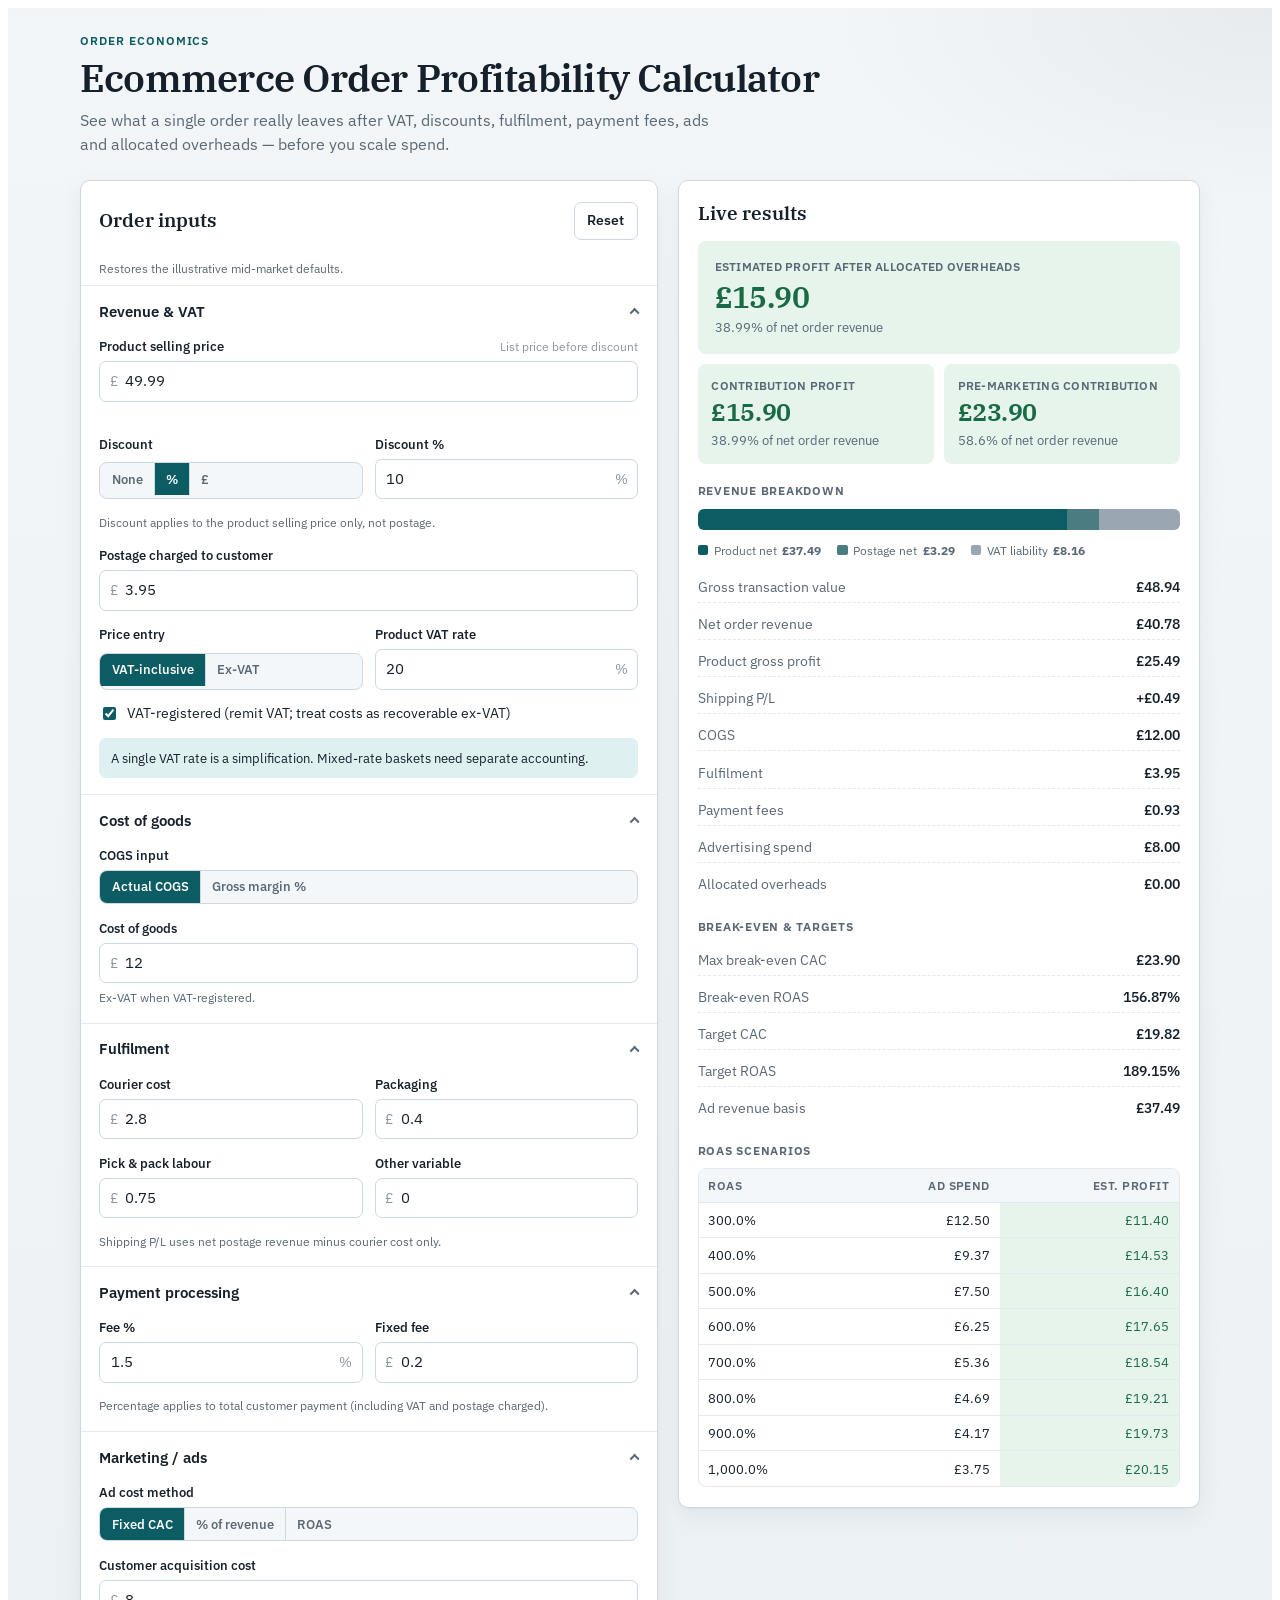
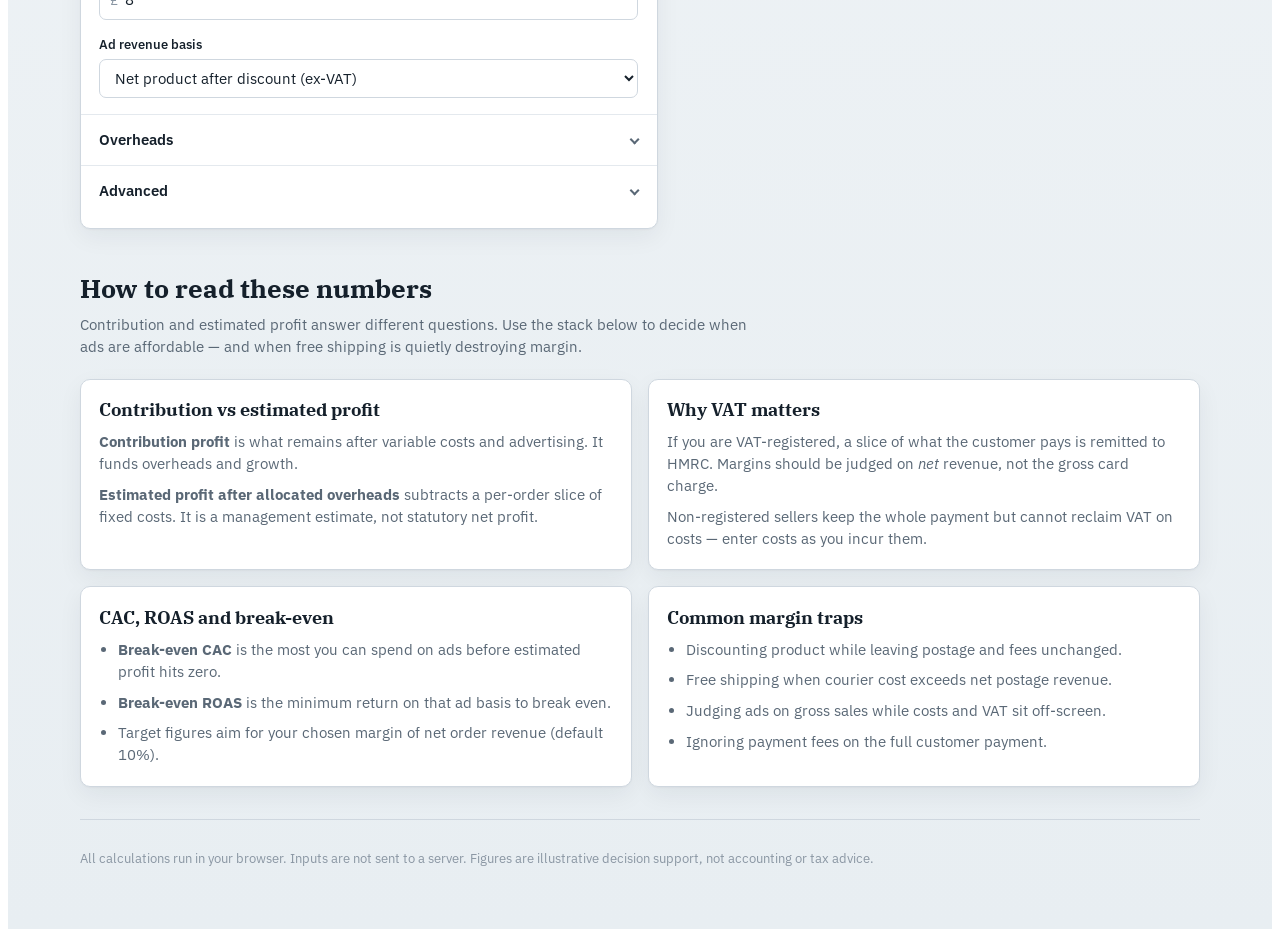
<file: index.html>
<!DOCTYPE html>
<html lang="en-GB">
<head>
  <meta charset="utf-8">
  <meta name="viewport" content="width=device-width, initial-scale=1">
  <meta name="description" content="Calculate contribution profit, estimated profit after overheads, break-even CAC and ROAS for a single ecommerce order. UK English, GBP.">
  <title>Ecommerce Order Profitability Calculator</title>
  <link rel="preconnect" href="https://fonts.googleapis.com">
  <link rel="preconnect" href="https://fonts.gstatic.com" crossorigin>
  <link href="https://fonts.googleapis.com/css2?family=IBM+Plex+Mono:wght@400;500&family=IBM+Plex+Sans:wght@400;500;600&family=IBM+Plex+Serif:wght@500;600&display=swap" rel="stylesheet">
  <link rel="stylesheet" href="css/calculator.css">
</head>
<body>
  <div class="eopc" id="eopc-root">
    <div class="eopc-shell">
      <header class="eopc-brand">
        <p class="eopc-brand__eyebrow">Order economics</p>
        <h1 class="eopc-brand__title">Ecommerce Order Profitability Calculator</h1>
        <p class="eopc-brand__lede">
          See what a single order really leaves after VAT, discounts, fulfilment, payment fees, ads and allocated overheads — before you scale spend.
        </p>
      </header>

      <div class="eopc-layout">
        <form class="eopc-panel eopc-panel--inputs" id="eopc-form" novalidate>
          <div class="eopc-panel__head" style="padding: 1rem 1.15rem 0.35rem;">
            <h2 class="eopc-panel__title">Order inputs</h2>
            <div class="eopc-actions">
              <button type="button" class="eopc-btn" id="eopc-reset" aria-describedby="eopc-reset-help">Reset</button>
            </div>
          </div>
          <p id="eopc-reset-help" class="eopc-help" style="padding: 0 1.15rem 0.5rem;">Restores the illustrative mid-market defaults.</p>

          <details class="eopc-details" open>
            <summary>Revenue &amp; VAT</summary>
            <div class="eopc-details__body">
              <div class="eopc-field">
                <div class="eopc-label-row">
                  <label class="eopc-label" for="sellingPrice">Product selling price</label>
                  <span class="eopc-hint" id="sellingPrice-hint">List price before discount</span>
                </div>
                <div class="eopc-input-wrap eopc-input-wrap--prefix">
                  <span class="eopc-affix eopc-affix--prefix" aria-hidden="true">£</span>
                  <input class="eopc-input" type="number" inputmode="decimal" step="0.01" min="0" id="sellingPrice" name="sellingPrice" aria-describedby="sellingPrice-hint">
                </div>
                <p class="eopc-error" id="sellingPrice-error" role="alert"></p>
              </div>

              <div class="eopc-row">
                <div class="eopc-field">
                  <span class="eopc-label" id="discount-label">Discount</span>
                  <div class="eopc-seg" role="group" aria-labelledby="discount-label">
                    <label><input type="radio" name="discountMode" value="none"><span>None</span></label>
                    <label><input type="radio" name="discountMode" value="percent"><span>%</span></label>
                    <label><input type="radio" name="discountMode" value="amount"><span>£</span></label>
                  </div>
                </div>
                <div class="eopc-field eopc-mode-panel" data-show-when="discountMode:percent" id="discountPercent-panel">
                  <label class="eopc-label" for="discountPercent">Discount %</label>
                  <div class="eopc-input-wrap eopc-input-wrap--suffix">
                    <input class="eopc-input" type="number" inputmode="decimal" step="0.01" min="0" max="100" id="discountPercent" name="discountPercent">
                    <span class="eopc-affix eopc-affix--suffix" aria-hidden="true">%</span>
                  </div>
                </div>
                <div class="eopc-field eopc-mode-panel" data-show-when="discountMode:amount" id="discountAmount-panel" hidden>
                  <label class="eopc-label" for="discountAmount">Discount amount</label>
                  <div class="eopc-input-wrap eopc-input-wrap--prefix">
                    <span class="eopc-affix eopc-affix--prefix" aria-hidden="true">£</span>
                    <input class="eopc-input" type="number" inputmode="decimal" step="0.01" min="0" id="discountAmount" name="discountAmount">
                  </div>
                </div>
              </div>
              <p class="eopc-help">Discount applies to the product selling price only, not postage.</p>

              <div class="eopc-field">
                <label class="eopc-label" for="postageCharged">Postage charged to customer</label>
                <div class="eopc-input-wrap eopc-input-wrap--prefix">
                  <span class="eopc-affix eopc-affix--prefix" aria-hidden="true">£</span>
                  <input class="eopc-input" type="number" inputmode="decimal" step="0.01" min="0" id="postageCharged" name="postageCharged">
                </div>
              </div>

              <div class="eopc-row">
                <div class="eopc-field">
                  <span class="eopc-label" id="price-vat-label">Price entry</span>
                  <div class="eopc-seg" role="group" aria-labelledby="price-vat-label">
                    <label><input type="radio" name="pricesIncludeVat" value="true"><span>VAT-inclusive</span></label>
                    <label><input type="radio" name="pricesIncludeVat" value="false"><span>Ex-VAT</span></label>
                  </div>
                </div>
                <div class="eopc-field">
                  <label class="eopc-label" for="productVatRate">Product VAT rate</label>
                  <div class="eopc-input-wrap eopc-input-wrap--suffix">
                    <input class="eopc-input" type="number" inputmode="decimal" step="0.01" min="0" max="100" id="productVatRate" name="productVatRate">
                    <span class="eopc-affix eopc-affix--suffix" aria-hidden="true">%</span>
                  </div>
                </div>
              </div>

              <label class="eopc-check">
                <input type="checkbox" id="vatRegistered" name="vatRegistered">
                <span>VAT-registered (remit VAT; treat costs as recoverable ex-VAT)</span>
              </label>
              <p class="eopc-note">A single VAT rate is a simplification. Mixed-rate baskets need separate accounting.</p>
            </div>
          </details>

          <details class="eopc-details" open>
            <summary>Cost of goods</summary>
            <div class="eopc-details__body">
              <div class="eopc-field">
                <span class="eopc-label" id="cogs-mode-label">COGS input</span>
                <div class="eopc-seg" role="group" aria-labelledby="cogs-mode-label">
                  <label><input type="radio" name="cogsMode" value="actual"><span>Actual COGS</span></label>
                  <label><input type="radio" name="cogsMode" value="margin"><span>Gross margin %</span></label>
                </div>
              </div>
              <div class="eopc-field eopc-mode-panel" data-show-when="cogsMode:actual">
                <label class="eopc-label" for="cogs">Cost of goods</label>
                <div class="eopc-input-wrap eopc-input-wrap--prefix">
                  <span class="eopc-affix eopc-affix--prefix" aria-hidden="true">£</span>
                  <input class="eopc-input" type="number" inputmode="decimal" step="0.01" min="0" id="cogs" name="cogs" aria-describedby="cogs-help">
                </div>
                <p class="eopc-help" id="cogs-help">Ex-VAT when VAT-registered.</p>
              </div>
              <div class="eopc-field eopc-mode-panel" data-show-when="cogsMode:margin" hidden>
                <label class="eopc-label" for="grossMarginPercent">Gross margin %</label>
                <div class="eopc-input-wrap eopc-input-wrap--suffix">
                  <input class="eopc-input" type="number" inputmode="decimal" step="0.01" min="0" max="100" id="grossMarginPercent" name="grossMarginPercent" aria-describedby="margin-help">
                  <span class="eopc-affix eopc-affix--suffix" aria-hidden="true">%</span>
                </div>
                <p class="eopc-help" id="margin-help">Applied to pre-discount ex-VAT product revenue (list margin, not post-discount).</p>
              </div>
            </div>
          </details>

          <details class="eopc-details" open>
            <summary>Fulfilment</summary>
            <div class="eopc-details__body">
              <div class="eopc-row">
                <div class="eopc-field">
                  <label class="eopc-label" for="courierCost">Courier cost</label>
                  <div class="eopc-input-wrap eopc-input-wrap--prefix">
                    <span class="eopc-affix eopc-affix--prefix" aria-hidden="true">£</span>
                    <input class="eopc-input" type="number" inputmode="decimal" step="0.01" min="0" id="courierCost" name="courierCost">
                  </div>
                </div>
                <div class="eopc-field">
                  <label class="eopc-label" for="packagingCost">Packaging</label>
                  <div class="eopc-input-wrap eopc-input-wrap--prefix">
                    <span class="eopc-affix eopc-affix--prefix" aria-hidden="true">£</span>
                    <input class="eopc-input" type="number" inputmode="decimal" step="0.01" min="0" id="packagingCost" name="packagingCost">
                  </div>
                </div>
              </div>
              <div class="eopc-row">
                <div class="eopc-field">
                  <label class="eopc-label" for="pickPackCost">Pick &amp; pack labour</label>
                  <div class="eopc-input-wrap eopc-input-wrap--prefix">
                    <span class="eopc-affix eopc-affix--prefix" aria-hidden="true">£</span>
                    <input class="eopc-input" type="number" inputmode="decimal" step="0.01" min="0" id="pickPackCost" name="pickPackCost">
                  </div>
                </div>
                <div class="eopc-field">
                  <label class="eopc-label" for="otherVariableCost">Other variable</label>
                  <div class="eopc-input-wrap eopc-input-wrap--prefix">
                    <span class="eopc-affix eopc-affix--prefix" aria-hidden="true">£</span>
                    <input class="eopc-input" type="number" inputmode="decimal" step="0.01" min="0" id="otherVariableCost" name="otherVariableCost">
                  </div>
                </div>
              </div>
              <p class="eopc-help">Shipping P/L uses net postage revenue minus courier cost only.</p>
            </div>
          </details>

          <details class="eopc-details" open>
            <summary>Payment processing</summary>
            <div class="eopc-details__body">
              <div class="eopc-row">
                <div class="eopc-field">
                  <label class="eopc-label" for="paymentFeePercent">Fee %</label>
                  <div class="eopc-input-wrap eopc-input-wrap--suffix">
                    <input class="eopc-input" type="number" inputmode="decimal" step="0.01" min="0" id="paymentFeePercent" name="paymentFeePercent" aria-describedby="payment-help">
                    <span class="eopc-affix eopc-affix--suffix" aria-hidden="true">%</span>
                  </div>
                </div>
                <div class="eopc-field">
                  <label class="eopc-label" for="paymentFeeFixed">Fixed fee</label>
                  <div class="eopc-input-wrap eopc-input-wrap--prefix">
                    <span class="eopc-affix eopc-affix--prefix" aria-hidden="true">£</span>
                    <input class="eopc-input" type="number" inputmode="decimal" step="0.01" min="0" id="paymentFeeFixed" name="paymentFeeFixed">
                  </div>
                </div>
              </div>
              <p class="eopc-help" id="payment-help">Percentage applies to total customer payment (including VAT and postage charged).</p>
            </div>
          </details>

          <details class="eopc-details" open>
            <summary>Marketing / ads</summary>
            <div class="eopc-details__body">
              <div class="eopc-field">
                <span class="eopc-label" id="ads-mode-label">Ad cost method</span>
                <div class="eopc-seg" role="group" aria-labelledby="ads-mode-label">
                  <label><input type="radio" name="adsMode" value="cac"><span>Fixed CAC</span></label>
                  <label><input type="radio" name="adsMode" value="percent"><span>% of revenue</span></label>
                  <label><input type="radio" name="adsMode" value="roas"><span>ROAS</span></label>
                </div>
              </div>

              <div class="eopc-field eopc-mode-panel" data-show-when="adsMode:cac">
                <label class="eopc-label" for="cac">Customer acquisition cost</label>
                <div class="eopc-input-wrap eopc-input-wrap--prefix">
                  <span class="eopc-affix eopc-affix--prefix" aria-hidden="true">£</span>
                  <input class="eopc-input" type="number" inputmode="decimal" step="0.01" min="0" id="cac" name="cac">
                </div>
              </div>
              <div class="eopc-field eopc-mode-panel" data-show-when="adsMode:percent" hidden>
                <label class="eopc-label" for="adsPercent">Ads as % of revenue basis</label>
                <div class="eopc-input-wrap eopc-input-wrap--suffix">
                  <input class="eopc-input" type="number" inputmode="decimal" step="0.01" min="0" id="adsPercent" name="adsPercent">
                  <span class="eopc-affix eopc-affix--suffix" aria-hidden="true">%</span>
                </div>
              </div>
              <div class="eopc-field eopc-mode-panel" data-show-when="adsMode:roas" hidden>
                <label class="eopc-label" for="roas">ROAS</label>
                <div class="eopc-input-wrap eopc-input-wrap--suffix">
                  <input class="eopc-input" type="number" inputmode="decimal" step="1" min="0" id="roas" name="roas" aria-describedby="roas-help">
                  <span class="eopc-affix eopc-affix--suffix" aria-hidden="true">%</span>
                </div>
                <p class="eopc-help" id="roas-help">Enter 400 for 400% (4× return on ad spend).</p>
              </div>

              <div class="eopc-field">
                <label class="eopc-label" for="adBasis">Ad revenue basis</label>
                <select class="eopc-select" id="adBasis" name="adBasis">
                  <option value="netProduct">Net product after discount (ex-VAT)</option>
                  <option value="netOrder">Net order revenue (ex-VAT)</option>
                  <option value="grossProduct">Gross product (customer payment)</option>
                  <option value="grossOrder">Gross transaction value</option>
                </select>
              </div>
            </div>
          </details>

          <details class="eopc-details">
            <summary>Overheads</summary>
            <div class="eopc-details__body">
              <div class="eopc-field">
                <label class="eopc-label" for="overheadPerOrder">Allocated overhead per order</label>
                <div class="eopc-input-wrap eopc-input-wrap--prefix">
                  <span class="eopc-affix eopc-affix--prefix" aria-hidden="true">£</span>
                  <input class="eopc-input" type="number" inputmode="decimal" step="0.01" min="0" id="overheadPerOrder" name="overheadPerOrder" aria-describedby="oh-help">
                </div>
                <p class="eopc-help" id="oh-help">Optional fixed allocation. Estimated profit is not statutory net profit.</p>
              </div>
              <div class="eopc-field">
                <label class="eopc-label" for="targetMarginPercent">Target profit margin</label>
                <div class="eopc-input-wrap eopc-input-wrap--suffix">
                  <input class="eopc-input" type="number" inputmode="decimal" step="0.1" min="0" max="100" id="targetMarginPercent" name="targetMarginPercent" aria-describedby="target-help">
                  <span class="eopc-affix eopc-affix--suffix" aria-hidden="true">%</span>
                </div>
                <p class="eopc-help" id="target-help">Of net order revenue — used for target CAC / ROAS.</p>
              </div>
            </div>
          </details>

          <details class="eopc-details">
            <summary>Advanced</summary>
            <div class="eopc-details__body">
              <div class="eopc-field">
                <label class="eopc-label" for="deliveryVatRate">Delivery VAT rate</label>
                <div class="eopc-input-wrap eopc-input-wrap--suffix">
                  <input class="eopc-input" type="number" inputmode="decimal" step="0.01" min="0" max="100" id="deliveryVatRate" name="deliveryVatRate" aria-describedby="del-vat-help">
                  <span class="eopc-affix eopc-affix--suffix" aria-hidden="true">%</span>
                </div>
                <p class="eopc-help" id="del-vat-help">Defaults to the product VAT rate; override when delivery is taxed differently.</p>
              </div>
              <div class="eopc-field">
                <label class="eopc-label" for="returnsCost">Expected returns cost</label>
                <div class="eopc-input-wrap eopc-input-wrap--prefix">
                  <span class="eopc-affix eopc-affix--prefix" aria-hidden="true">£</span>
                  <input class="eopc-input" type="number" inputmode="decimal" step="0.01" min="0" id="returnsCost" name="returnsCost" aria-describedby="returns-help">
                </div>
                <p class="eopc-help" id="returns-help">Probability × average returns cost, as £ per order. Deducted before contribution.</p>
              </div>
            </div>
          </details>
        </form>

        <aside class="eopc-panel eopc-panel--results" id="eopc-results" aria-live="polite">
          <div class="eopc-panel__head">
            <h2 class="eopc-panel__title">Live results</h2>
          </div>

          <div class="eopc-hero-metrics">
            <div class="eopc-metric eopc-metric--primary" id="metric-estimated">
              <span class="eopc-metric__label">Estimated profit after allocated overheads</span>
              <div class="eopc-metric__value" data-out="estimatedProfit">—</div>
              <div class="eopc-metric__sub" data-out="estimatedMarginPct">— of net order revenue</div>
            </div>
            <div class="eopc-metric" id="metric-contribution">
              <span class="eopc-metric__label">Contribution profit</span>
              <div class="eopc-metric__value" data-out="contributionProfit">—</div>
              <div class="eopc-metric__sub" data-out="contributionMarginPct">—</div>
            </div>
            <div class="eopc-metric" id="metric-premkt">
              <span class="eopc-metric__label">Pre-marketing contribution</span>
              <div class="eopc-metric__value" data-out="preMarketing">—</div>
              <div class="eopc-metric__sub" data-out="preMarketingMarginPct">—</div>
            </div>
          </div>

          <p class="eopc-alert" id="eopc-alert" hidden></p>

          <h3 class="eopc-section-title">Revenue breakdown</h3>
          <div class="eopc-bar" aria-hidden="true">
            <div class="eopc-bar__seg eopc-bar__seg--product" id="bar-product" style="width:0%"></div>
            <div class="eopc-bar__seg eopc-bar__seg--postage" id="bar-postage" style="width:0%"></div>
            <div class="eopc-bar__seg eopc-bar__seg--vat" id="bar-vat" style="width:0%"></div>
          </div>
          <div class="eopc-legend">
            <span><i class="eopc-swatch eopc-swatch--product"></i> Product net <strong data-out="productNet">—</strong></span>
            <span><i class="eopc-swatch eopc-swatch--postage"></i> Postage net <strong data-out="postageNet">—</strong></span>
            <span><i class="eopc-swatch eopc-swatch--vat"></i> VAT liability <strong data-out="vatLiability">—</strong></span>
          </div>

          <div class="eopc-kv" style="margin-top:0.75rem;">
            <div class="eopc-kv__row"><span class="eopc-kv__key">Gross transaction value</span><span class="eopc-kv__val" data-out="grossTransactionValue">—</span></div>
            <div class="eopc-kv__row"><span class="eopc-kv__key">Net order revenue</span><span class="eopc-kv__val" data-out="netOrderRevenue">—</span></div>
            <div class="eopc-kv__row"><span class="eopc-kv__key">Product gross profit</span><span class="eopc-kv__val" data-out="productGrossProfit">—</span></div>
            <div class="eopc-kv__row"><span class="eopc-kv__key">Shipping P/L</span><span class="eopc-kv__val" data-out="shippingPL">—</span></div>
            <div class="eopc-kv__row"><span class="eopc-kv__key">COGS</span><span class="eopc-kv__val" data-out="cogs">—</span></div>
            <div class="eopc-kv__row"><span class="eopc-kv__key">Fulfilment</span><span class="eopc-kv__val" data-out="fulfilment">—</span></div>
            <div class="eopc-kv__row"><span class="eopc-kv__key">Payment fees</span><span class="eopc-kv__val" data-out="paymentFees">—</span></div>
            <div class="eopc-kv__row"><span class="eopc-kv__key">Advertising spend</span><span class="eopc-kv__val" data-out="adsSpend">—</span></div>
            <div class="eopc-kv__row"><span class="eopc-kv__key">Allocated overheads</span><span class="eopc-kv__val" data-out="overheadPerOrder">—</span></div>
          </div>

          <h3 class="eopc-section-title">Break-even &amp; targets</h3>
          <div class="eopc-kv">
            <div class="eopc-kv__row"><span class="eopc-kv__key">Max break-even CAC</span><span class="eopc-kv__val" data-out="breakEvenCac">—</span></div>
            <div class="eopc-kv__row"><span class="eopc-kv__key">Break-even ROAS</span><span class="eopc-kv__val" data-out="breakEvenRoas">—</span></div>
            <div class="eopc-kv__row"><span class="eopc-kv__key">Target CAC</span><span class="eopc-kv__val" data-out="targetCac">—</span></div>
            <div class="eopc-kv__row"><span class="eopc-kv__key">Target ROAS</span><span class="eopc-kv__val" data-out="targetRoas">—</span></div>
            <div class="eopc-kv__row"><span class="eopc-kv__key">Ad revenue basis</span><span class="eopc-kv__val" data-out="adBasisValue">—</span></div>
          </div>

          <h3 class="eopc-section-title">ROAS scenarios</h3>
          <div class="eopc-table-wrap">
            <table class="eopc-table" id="eopc-scenarios">
              <thead>
                <tr>
                  <th scope="col">ROAS</th>
                  <th scope="col">Ad spend</th>
                  <th scope="col">Est. profit</th>
                </tr>
              </thead>
              <tbody></tbody>
            </table>
          </div>
        </aside>
      </div>

      <section class="eopc-edu" aria-labelledby="edu-title">
        <h2 class="eopc-edu__title" id="edu-title">How to read these numbers</h2>
        <p class="eopc-edu__intro">
          Contribution and estimated profit answer different questions. Use the stack below to decide when ads are affordable — and when free shipping is quietly destroying margin.
        </p>
        <div class="eopc-edu-grid">
          <article class="eopc-edu-card">
            <h3>Contribution vs estimated profit</h3>
            <p><strong>Contribution profit</strong> is what remains after variable costs and advertising. It funds overheads and growth.</p>
            <p><strong>Estimated profit after allocated overheads</strong> subtracts a per-order slice of fixed costs. It is a management estimate, not statutory net profit.</p>
          </article>
          <article class="eopc-edu-card">
            <h3>Why VAT matters</h3>
            <p>If you are VAT-registered, a slice of what the customer pays is remitted to HMRC. Margins should be judged on <em>net</em> revenue, not the gross card charge.</p>
            <p>Non-registered sellers keep the whole payment but cannot reclaim VAT on costs — enter costs as you incur them.</p>
          </article>
          <article class="eopc-edu-card">
            <h3>CAC, ROAS and break-even</h3>
            <ul>
              <li><strong>Break-even CAC</strong> is the most you can spend on ads before estimated profit hits zero.</li>
              <li><strong>Break-even ROAS</strong> is the minimum return on that ad basis to break even.</li>
              <li>Target figures aim for your chosen margin of net order revenue (default 10%).</li>
            </ul>
          </article>
          <article class="eopc-edu-card">
            <h3>Common margin traps</h3>
            <ul>
              <li>Discounting product while leaving postage and fees unchanged.</li>
              <li>Free shipping when courier cost exceeds net postage revenue.</li>
              <li>Judging ads on gross sales while costs and VAT sit off-screen.</li>
              <li>Ignoring payment fees on the full customer payment.</li>
            </ul>
          </article>
        </div>
      </section>

      <footer class="eopc-footer">
        <p>All calculations run in your browser. Inputs are not sent to a server. Figures are illustrative decision support, not accounting or tax advice.</p>
      </footer>
    </div>
  </div>

  <script src="js/calc.js"></script>
  <script src="js/format.js"></script>
  <script src="js/ui.js"></script>
</body>
</html>
</file>
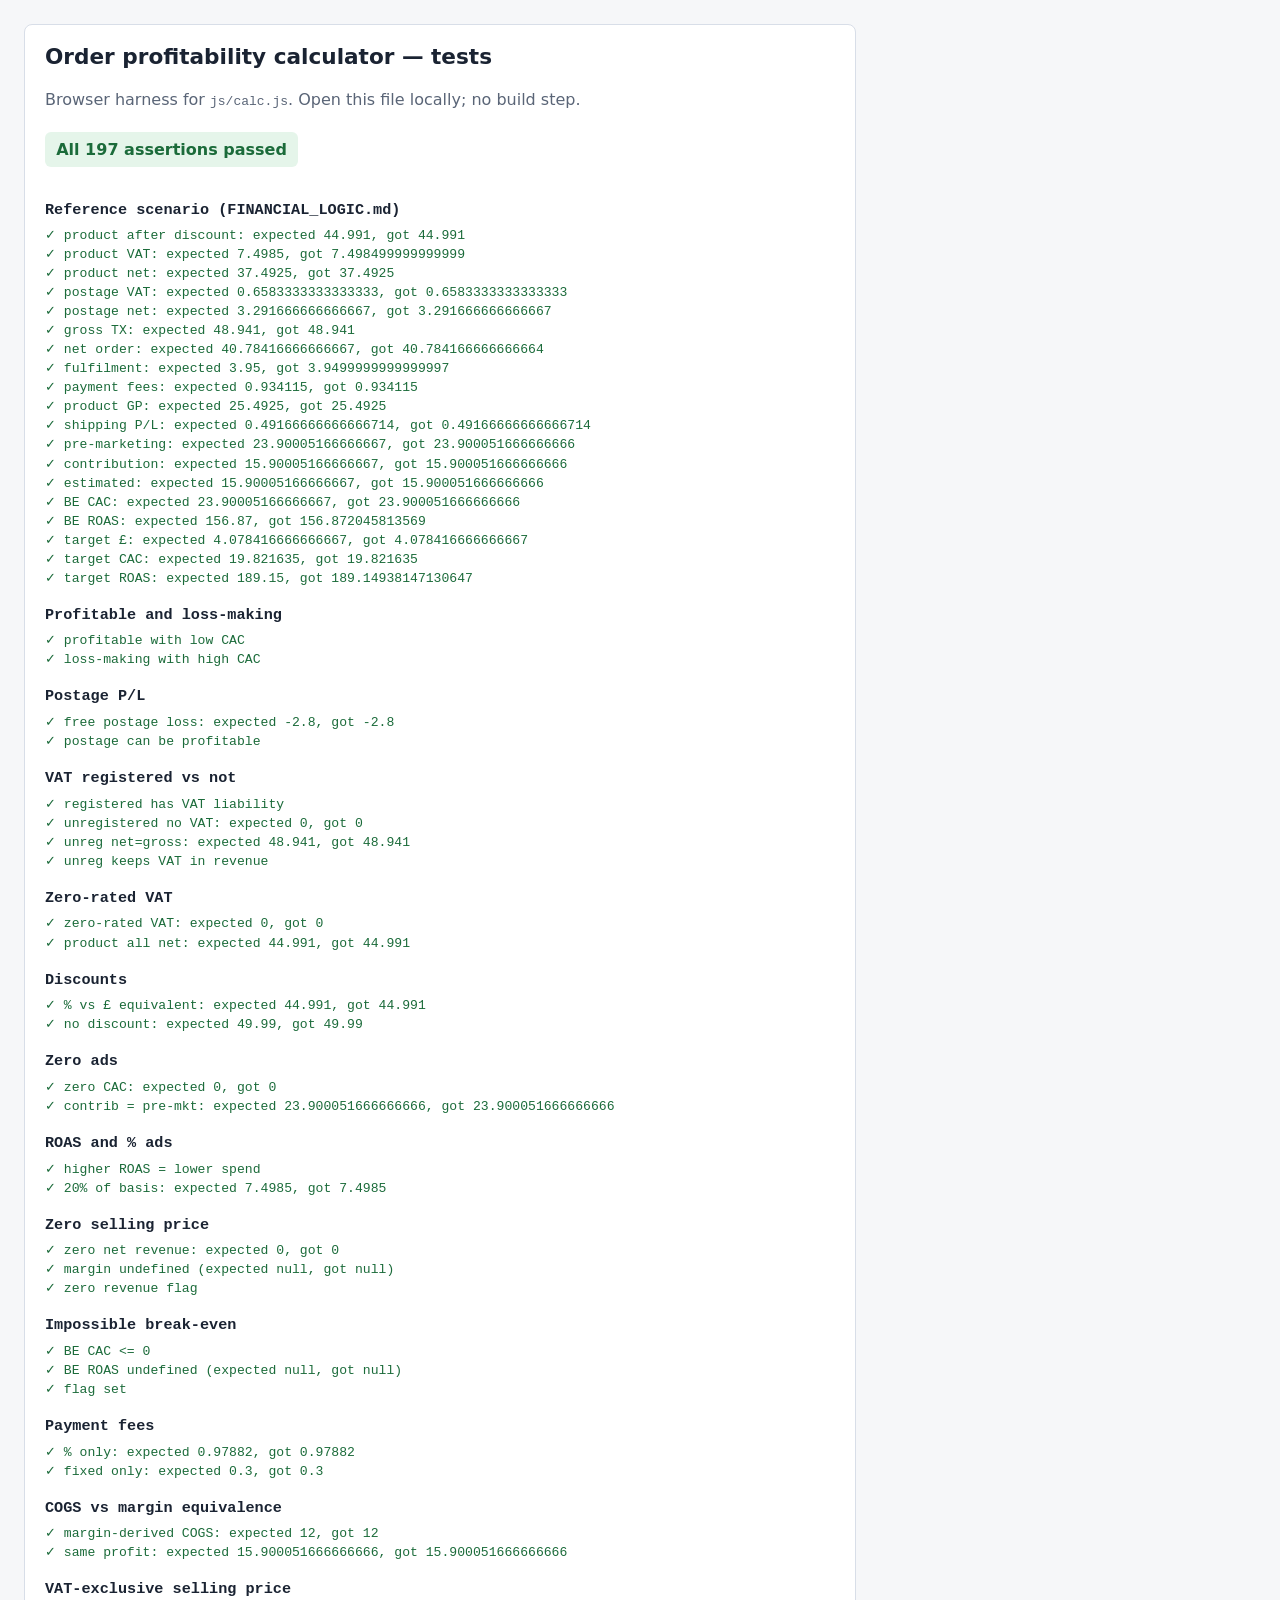
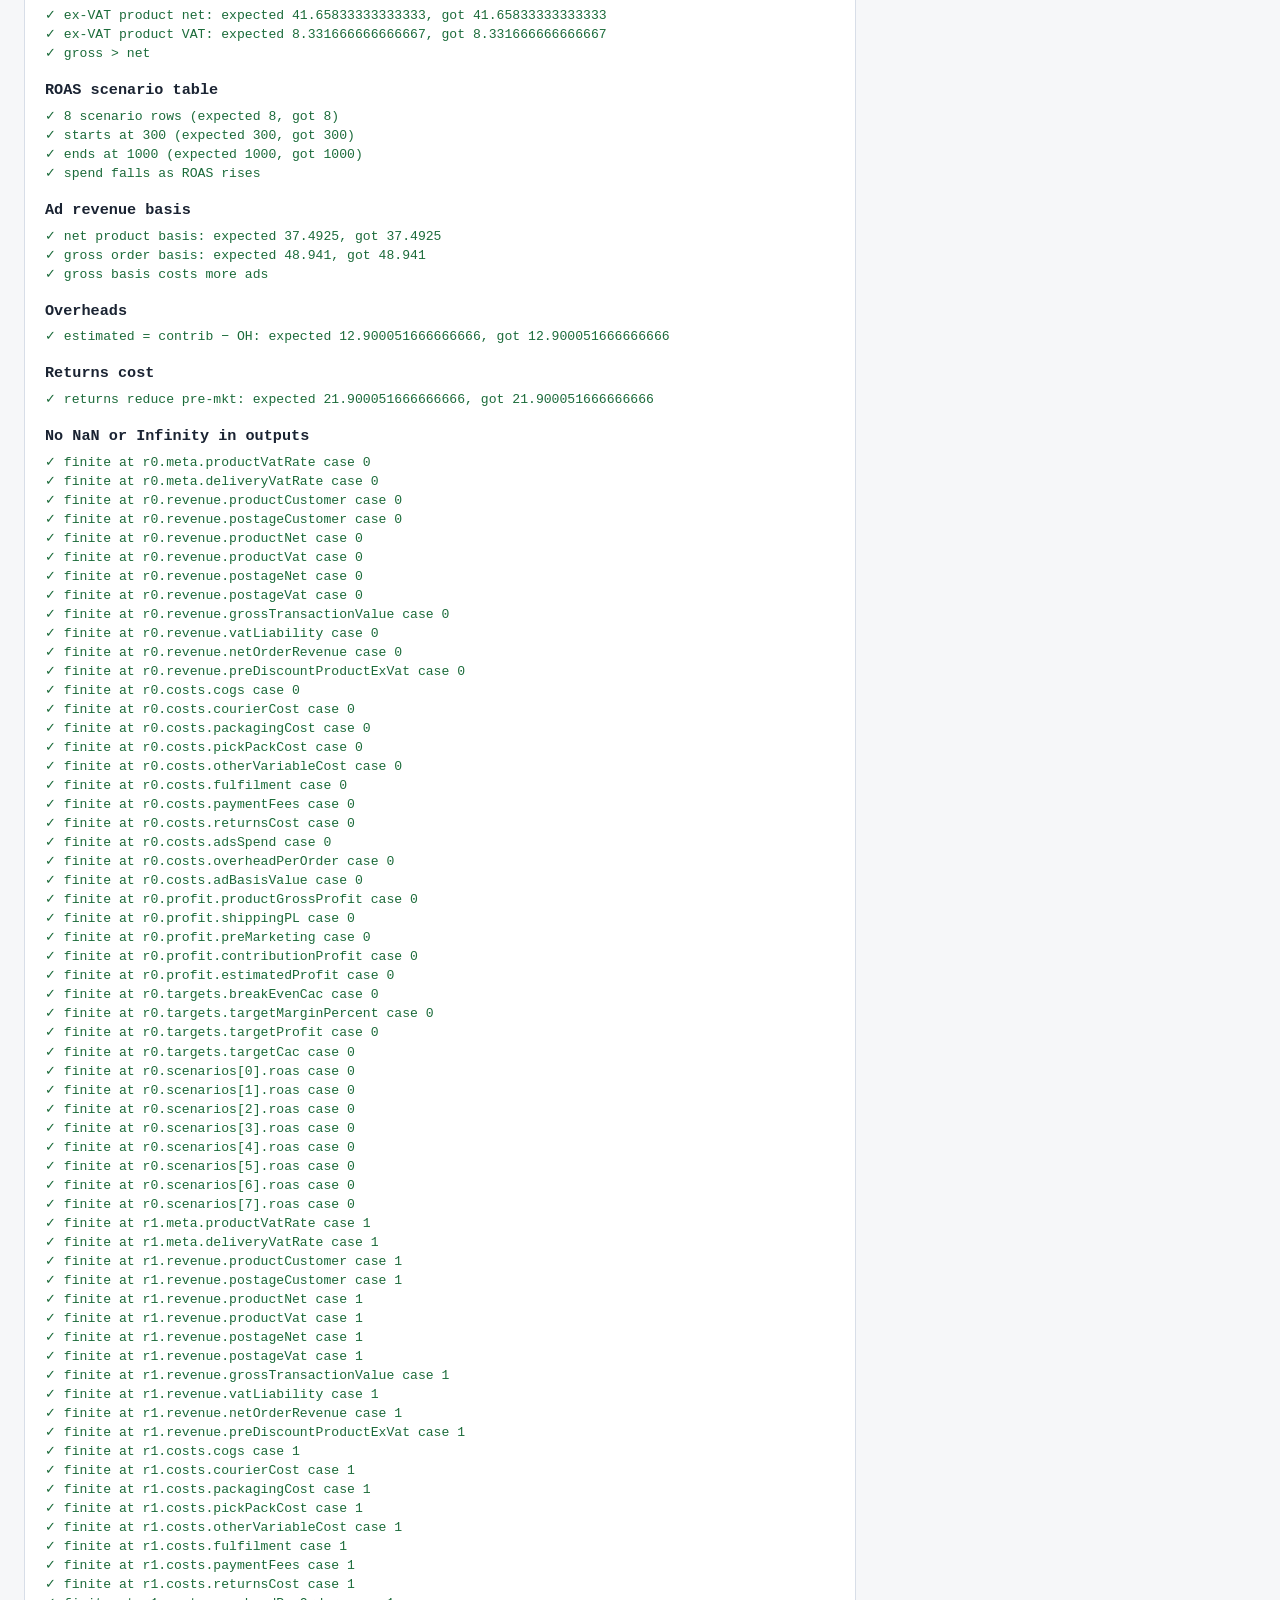
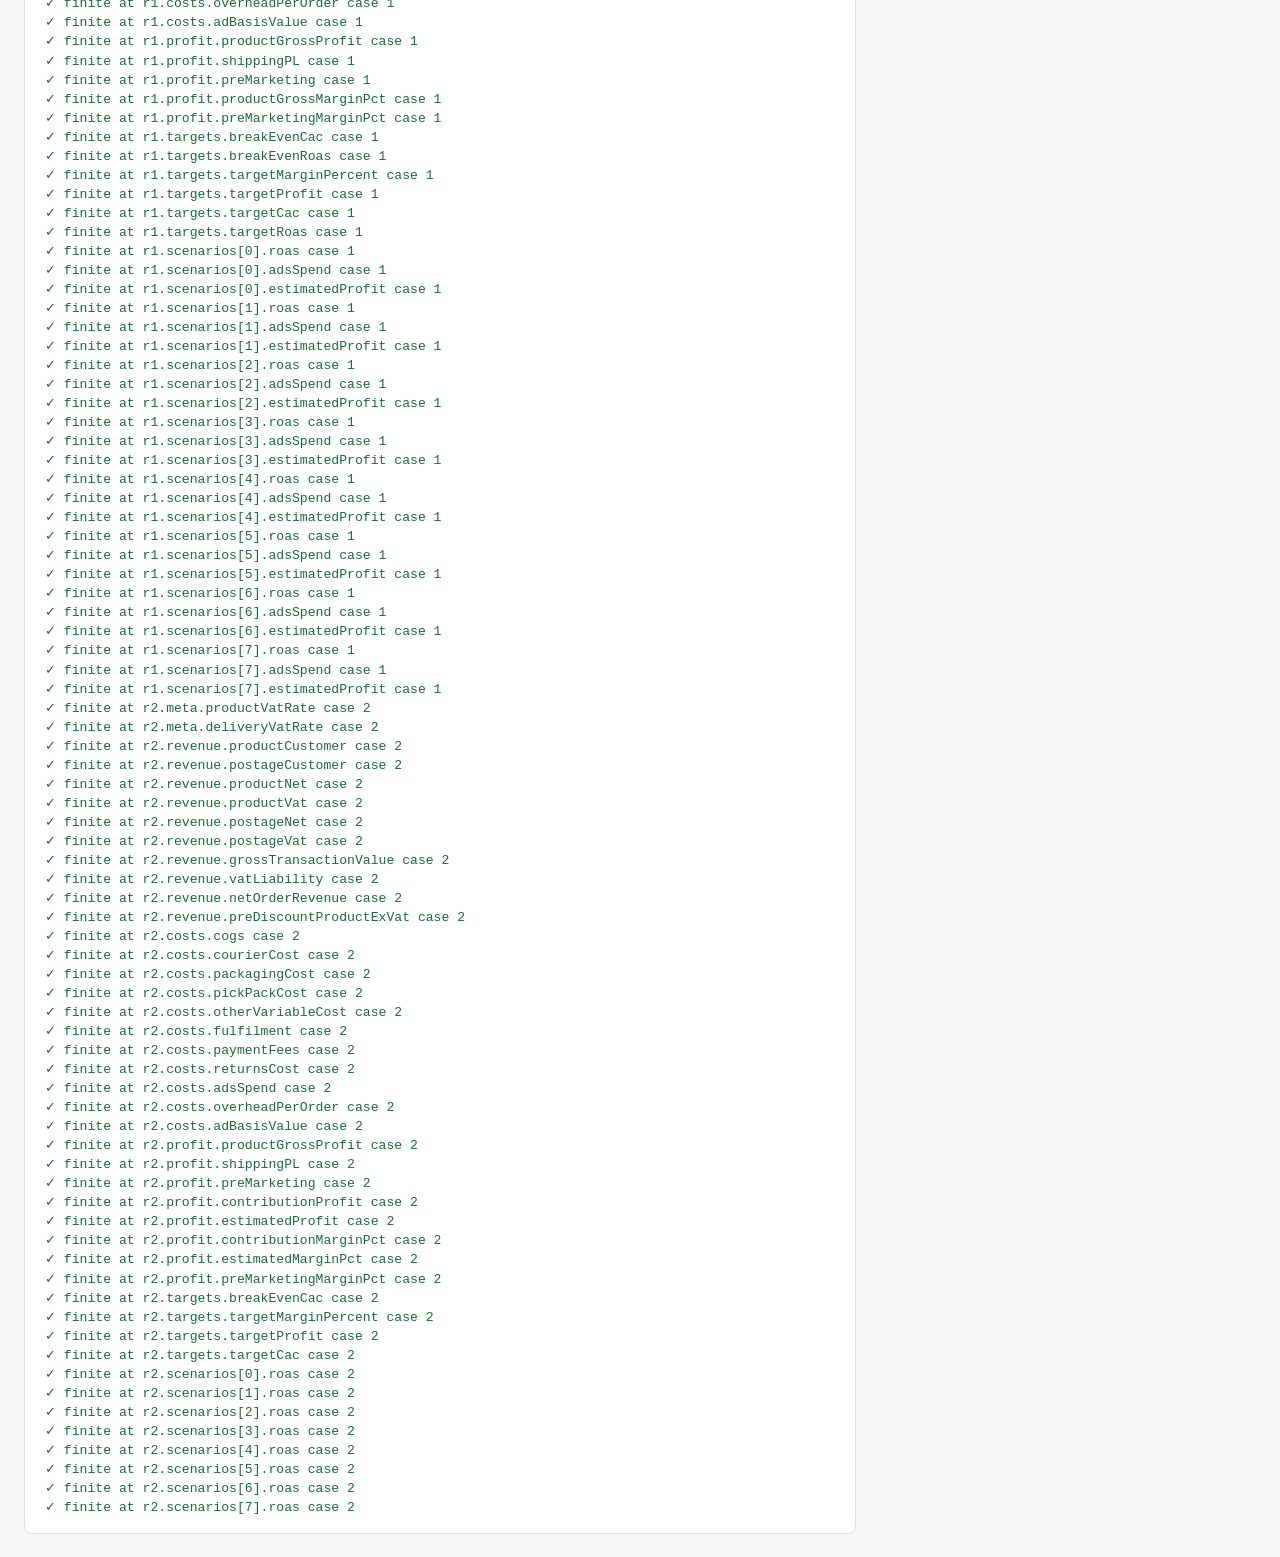
<file: tests/run-tests.html>
<!DOCTYPE html>
<html lang="en-GB">
<head>
  <meta charset="utf-8">
  <meta name="viewport" content="width=device-width, initial-scale=1">
  <title>EOPC — Calculator unit tests</title>
  <style>
    :root {
      --ink: #1a2332;
      --muted: #5a6577;
      --ok: #1b6b3a;
      --bad: #9b1c1c;
      --bg: #f6f7f9;
      --card: #fff;
      --line: #d8dee8;
    }
    * { box-sizing: border-box; }
    body {
      margin: 0;
      font-family: "Segoe UI", system-ui, sans-serif;
      background: var(--bg);
      color: var(--ink);
      line-height: 1.45;
      padding: 1.5rem;
    }
    h1 { font-size: 1.35rem; margin: 0 0 0.25rem; }
    .summary { color: var(--muted); margin-bottom: 1.25rem; }
    .suite { margin: 1rem 0 0.35rem; font-weight: 650; font-size: 0.95rem; }
    .pass { color: var(--ok); }
    .fail { color: var(--bad); font-weight: 600; }
    .card {
      background: var(--card);
      border: 1px solid var(--line);
      border-radius: 8px;
      padding: 1rem 1.25rem;
      max-width: 52rem;
    }
    #results { font-family: ui-monospace, "Cascadia Code", Menlo, monospace; font-size: 0.82rem; }
    .banner {
      display: inline-block;
      padding: 0.35rem 0.7rem;
      border-radius: 6px;
      font-weight: 650;
      margin-bottom: 1rem;
    }
    .banner.ok { background: #e5f5ea; color: var(--ok); }
    .banner.bad { background: #fde8e8; color: var(--bad); }
  </style>
</head>
<body>
  <div class="card">
    <h1>Order profitability calculator — tests</h1>
    <p class="summary">Browser harness for <code>js/calc.js</code>. Open this file locally; no build step.</p>
    <div id="banner"></div>
    <div id="results"></div>
  </div>

  <script>
    (function () {
      var results = document.getElementById('results');
      var banner = document.getElementById('banner');
      var passed = 0;
      var failed = 0;
      var lines = [];

      function write(html) {
        lines.push(html);
        results.innerHTML = lines.join('');
      }

      window.EopcAssert = {
        suite: function (name) {
          write('<div class="suite">' + name + '</div>');
        },
        ok: function (cond, msg) {
          if (cond) {
            passed++;
            write('<div class="pass">✓ ' + msg + '</div>');
          } else {
            failed++;
            write('<div class="fail">✗ ' + msg + '</div>');
          }
        },
        equal: function (actual, expected, msg) {
          var ok = Object.is(actual, expected) || actual === expected;
          this.ok(ok, (msg || 'equal') + ' (expected ' + expected + ', got ' + actual + ')');
        },
        done: function () {
          var total = passed + failed;
          banner.className = 'banner ' + (failed ? 'bad' : 'ok');
          banner.textContent = failed
            ? failed + ' failed / ' + total + ' assertions'
            : 'All ' + total + ' assertions passed';
          document.title = (failed ? 'FAIL' : 'PASS') + ' — EOPC tests';
        },
      };
    })();
  </script>
  <script src="../js/calc.js"></script>
  <script src="calc.test.js"></script>
</body>
</html>
</file>
<file: css/calculator.css>
/* Ecommerce Order Profitability Calculator — scoped under .eopc */

.eopc {
  --eopc-ink: #15202b;
  --eopc-muted: #5a6876;
  --eopc-faint: #8a96a3;
  --eopc-line: #cfd7df;
  --eopc-line-soft: #e4e9ee;
  --eopc-surface: #ffffff;
  --eopc-surface-2: #f4f7f9;
  --eopc-bg-0: #e8eef2;
  --eopc-bg-1: #f3f6f8;
  --eopc-accent: #0c5c63;
  --eopc-accent-hover: #09474d;
  --eopc-accent-soft: #dff0f1;
  --eopc-positive: #1a6b45;
  --eopc-positive-bg: #e6f4ec;
  --eopc-negative: #a13333;
  --eopc-negative-bg: #f8e8e8;
  --eopc-neutral-bg: #eef1f4;
  --eopc-focus: #0c5c63;
  --eopc-radius: 10px;
  --eopc-shadow: 0 1px 2px rgba(21, 32, 43, 0.04), 0 8px 24px rgba(21, 32, 43, 0.06);
  --eopc-font: "IBM Plex Sans", "Segoe UI", sans-serif;
  --eopc-serif: "IBM Plex Serif", Georgia, serif;
  --eopc-mono: "IBM Plex Mono", ui-monospace, monospace;

  box-sizing: border-box;
  color: var(--eopc-ink);
  font-family: var(--eopc-font);
  font-size: 15px;
  line-height: 1.5;
  background:
    radial-gradient(1200px 500px at 10% -10%, rgba(12, 92, 99, 0.08), transparent 55%),
    radial-gradient(900px 420px at 100% 0%, rgba(21, 32, 43, 0.05), transparent 50%),
    linear-gradient(180deg, var(--eopc-bg-1), var(--eopc-bg-0));
  min-height: 100vh;
  padding: 1.5rem 1rem 3rem;
}

.eopc *,
.eopc *::before,
.eopc *::after {
  box-sizing: border-box;
}

.eopc-shell {
  max-width: 1120px;
  margin: 0 auto;
}

.eopc-brand {
  margin-bottom: 1.5rem;
  animation: eopc-fade-up 0.55s ease both;
}

.eopc-brand__eyebrow {
  margin: 0 0 0.35rem;
  font-size: 0.75rem;
  letter-spacing: 0.08em;
  text-transform: uppercase;
  color: var(--eopc-accent);
  font-weight: 600;
}

.eopc-brand__title {
  margin: 0;
  font-family: var(--eopc-serif);
  font-size: clamp(1.75rem, 3vw, 2.35rem);
  font-weight: 600;
  letter-spacing: -0.02em;
  line-height: 1.15;
}

.eopc-brand__lede {
  margin: 0.55rem 0 0;
  max-width: 40rem;
  color: var(--eopc-muted);
  font-size: 1rem;
}

.eopc-layout {
  display: grid;
  grid-template-columns: minmax(0, 1.05fr) minmax(0, 0.95fr);
  gap: 1.25rem;
  align-items: start;
  animation: eopc-fade-up 0.65s ease 0.08s both;
}

.eopc-panel {
  background: var(--eopc-surface);
  border: 1px solid var(--eopc-line);
  border-radius: var(--eopc-radius);
  box-shadow: var(--eopc-shadow);
}

.eopc-panel--inputs {
  padding: 0.35rem 0 0.75rem;
}

.eopc-panel--results {
  padding: 1.15rem 1.2rem 1.25rem;
  position: sticky;
  top: 1rem;
}

.eopc-panel__head {
  display: flex;
  align-items: center;
  justify-content: space-between;
  gap: 0.75rem;
  margin-bottom: 0.85rem;
}

.eopc-panel__title {
  margin: 0;
  font-family: var(--eopc-serif);
  font-size: 1.2rem;
  font-weight: 600;
}

.eopc-actions {
  display: flex;
  gap: 0.5rem;
  flex-wrap: wrap;
}

.eopc-btn {
  appearance: none;
  border: 1px solid var(--eopc-line);
  background: var(--eopc-surface);
  color: var(--eopc-ink);
  font: inherit;
  font-size: 0.875rem;
  font-weight: 550;
  padding: 0.45rem 0.8rem;
  border-radius: 7px;
  cursor: pointer;
  transition: background 0.15s ease, border-color 0.15s ease, color 0.15s ease;
}

.eopc-btn:hover {
  background: var(--eopc-surface-2);
  border-color: #b7c1cb;
}

.eopc-btn:focus-visible {
  outline: 2px solid var(--eopc-focus);
  outline-offset: 2px;
}

.eopc-btn--primary {
  background: var(--eopc-accent);
  border-color: var(--eopc-accent);
  color: #fff;
}

.eopc-btn--primary:hover {
  background: var(--eopc-accent-hover);
  border-color: var(--eopc-accent-hover);
  color: #fff;
}

.eopc-details {
  border-top: 1px solid var(--eopc-line-soft);
}

.eopc-details > summary {
  list-style: none;
  cursor: pointer;
  display: flex;
  align-items: center;
  justify-content: space-between;
  gap: 0.75rem;
  padding: 0.85rem 1.15rem;
  font-weight: 600;
  font-size: 0.95rem;
  user-select: none;
}

.eopc-details > summary::-webkit-details-marker {
  display: none;
}

.eopc-details > summary::after {
  content: "";
  width: 0.45rem;
  height: 0.45rem;
  border-right: 2px solid var(--eopc-muted);
  border-bottom: 2px solid var(--eopc-muted);
  transform: rotate(45deg);
  transition: transform 0.18s ease;
  flex-shrink: 0;
}

.eopc-details[open] > summary::after {
  transform: rotate(-135deg);
  margin-top: 0.2rem;
}

.eopc-details__body {
  padding: 0 1.15rem 1rem;
  display: grid;
  gap: 0.85rem;
}

.eopc-field {
  display: grid;
  gap: 0.3rem;
}

.eopc-field--inline {
  grid-template-columns: 1fr auto;
  align-items: end;
  gap: 0.5rem;
}

.eopc-label-row {
  display: flex;
  align-items: baseline;
  justify-content: space-between;
  gap: 0.5rem;
}

.eopc-label {
  font-size: 0.84rem;
  font-weight: 550;
  color: var(--eopc-ink);
}

.eopc-hint {
  font-size: 0.78rem;
  color: var(--eopc-faint);
}

.eopc-help {
  font-size: 0.78rem;
  color: var(--eopc-muted);
  margin: 0;
}

.eopc-input,
.eopc-select {
  width: 100%;
  font: inherit;
  font-variant-numeric: tabular-nums;
  color: var(--eopc-ink);
  background: var(--eopc-surface);
  border: 1px solid var(--eopc-line);
  border-radius: 7px;
  padding: 0.5rem 0.65rem;
  min-height: 2.4rem;
  transition: border-color 0.15s ease, box-shadow 0.15s ease;
}

.eopc-input:focus,
.eopc-select:focus {
  outline: none;
  border-color: var(--eopc-accent);
  box-shadow: 0 0 0 3px rgba(12, 92, 99, 0.15);
}

.eopc-input.is-invalid {
  border-color: var(--eopc-negative);
  box-shadow: 0 0 0 3px rgba(161, 51, 51, 0.12);
}

.eopc-input-wrap {
  position: relative;
  display: flex;
  align-items: center;
}

.eopc-input-wrap--prefix .eopc-input {
  padding-left: 1.55rem;
}

.eopc-input-wrap--suffix .eopc-input {
  padding-right: 1.7rem;
}

.eopc-affix {
  position: absolute;
  color: var(--eopc-faint);
  font-size: 0.85rem;
  pointer-events: none;
}

.eopc-affix--prefix {
  left: 0.65rem;
}

.eopc-affix--suffix {
  right: 0.65rem;
}

.eopc-row {
  display: grid;
  grid-template-columns: 1fr 1fr;
  gap: 0.75rem;
}

.eopc-toggle-group {
  display: flex;
  flex-wrap: wrap;
  gap: 0.35rem;
}

.eopc-seg {
  display: inline-flex;
  border: 1px solid var(--eopc-line);
  border-radius: 8px;
  overflow: hidden;
  background: var(--eopc-surface-2);
}

.eopc-seg label {
  margin: 0;
  cursor: pointer;
}

.eopc-seg input {
  position: absolute;
  opacity: 0;
  pointer-events: none;
}

.eopc-seg span {
  display: block;
  padding: 0.4rem 0.7rem;
  font-size: 0.8rem;
  font-weight: 550;
  color: var(--eopc-muted);
  border-right: 1px solid var(--eopc-line);
  transition: background 0.15s ease, color 0.15s ease;
}

.eopc-seg label:last-child span {
  border-right: 0;
}

.eopc-seg input:checked + span {
  background: var(--eopc-accent);
  color: #fff;
}

.eopc-seg input:focus-visible + span {
  outline: 2px solid var(--eopc-focus);
  outline-offset: -2px;
}

.eopc-check {
  display: flex;
  align-items: flex-start;
  gap: 0.5rem;
  font-size: 0.88rem;
}

.eopc-check input {
  margin-top: 0.2rem;
  accent-color: var(--eopc-accent);
}

.eopc-mode-panel[hidden] {
  display: none !important;
}

.eopc-error {
  margin: 0;
  font-size: 0.78rem;
  color: var(--eopc-negative);
  min-height: 1.1em;
}

.eopc-note {
  margin: 0;
  padding: 0.65rem 0.75rem;
  background: var(--eopc-accent-soft);
  border-radius: 7px;
  font-size: 0.8rem;
  color: var(--eopc-ink);
}

/* Results */
.eopc-hero-metrics {
  display: grid;
  grid-template-columns: 1fr 1fr;
  gap: 0.65rem;
  margin-bottom: 1rem;
}

.eopc-metric {
  border-radius: 8px;
  padding: 0.75rem 0.8rem;
  background: var(--eopc-neutral-bg);
  border: 1px solid transparent;
  transition: transform 0.2s ease;
}

.eopc-metric--primary {
  grid-column: 1 / -1;
  padding: 0.95rem 1rem;
}

.eopc-metric__label {
  display: block;
  font-size: 0.75rem;
  font-weight: 600;
  letter-spacing: 0.02em;
  text-transform: uppercase;
  color: var(--eopc-muted);
  margin-bottom: 0.2rem;
}

.eopc-metric__value {
  font-family: var(--eopc-serif);
  font-size: 1.55rem;
  font-weight: 600;
  font-variant-numeric: tabular-nums;
  letter-spacing: -0.02em;
  line-height: 1.2;
}

.eopc-metric--primary .eopc-metric__value {
  font-size: 1.9rem;
}

.eopc-metric__sub {
  margin-top: 0.2rem;
  font-size: 0.8rem;
  color: var(--eopc-muted);
}

.eopc-pl-positive {
  background: var(--eopc-positive-bg);
  color: var(--eopc-positive);
}

.eopc-pl-negative {
  background: var(--eopc-negative-bg);
  color: var(--eopc-negative);
}

.eopc-pl-neutral {
  color: var(--eopc-ink);
}

.eopc-section-title {
  margin: 1.1rem 0 0.55rem;
  font-size: 0.78rem;
  font-weight: 650;
  letter-spacing: 0.06em;
  text-transform: uppercase;
  color: var(--eopc-muted);
}

.eopc-kv {
  display: grid;
  gap: 0.35rem;
}

.eopc-kv__row {
  display: flex;
  justify-content: space-between;
  gap: 1rem;
  align-items: baseline;
  padding: 0.28rem 0;
  border-bottom: 1px dashed var(--eopc-line-soft);
  font-size: 0.9rem;
}

.eopc-kv__row:last-child {
  border-bottom: 0;
}

.eopc-kv__key {
  color: var(--eopc-muted);
}

.eopc-kv__val {
  font-variant-numeric: tabular-nums;
  font-weight: 550;
  text-align: right;
}

.eopc-alert {
  margin: 0.75rem 0 0;
  padding: 0.65rem 0.75rem;
  border-radius: 7px;
  background: #f7f1df;
  color: #6d5718;
  font-size: 0.82rem;
}

.eopc-alert[hidden] {
  display: none !important;
}

/* Revenue breakdown bar */
.eopc-bar {
  display: flex;
  height: 1.35rem;
  border-radius: 6px;
  overflow: hidden;
  background: var(--eopc-line-soft);
  margin: 0.4rem 0 0.65rem;
}

.eopc-bar__seg {
  min-width: 0;
  transition: width 0.35s ease;
}

.eopc-bar__seg--product {
  background: var(--eopc-accent);
}

.eopc-bar__seg--postage {
  background: #4a7c82;
}

.eopc-bar__seg--vat {
  background: #9aa7b3;
}

.eopc-legend {
  display: flex;
  flex-wrap: wrap;
  gap: 0.65rem 1rem;
  font-size: 0.78rem;
  color: var(--eopc-muted);
}

.eopc-legend span {
  display: inline-flex;
  align-items: center;
  gap: 0.35rem;
}

.eopc-swatch {
  width: 0.65rem;
  height: 0.65rem;
  border-radius: 2px;
  display: inline-block;
}

.eopc-swatch--product { background: var(--eopc-accent); }
.eopc-swatch--postage { background: #4a7c82; }
.eopc-swatch--vat { background: #9aa7b3; }

.eopc-table-wrap {
  overflow-x: auto;
  border: 1px solid var(--eopc-line-soft);
  border-radius: 8px;
}

.eopc-table {
  width: 100%;
  border-collapse: collapse;
  font-size: 0.84rem;
  font-variant-numeric: tabular-nums;
}

.eopc-table th,
.eopc-table td {
  padding: 0.45rem 0.6rem;
  text-align: right;
  border-bottom: 1px solid var(--eopc-line-soft);
}

.eopc-table th:first-child,
.eopc-table td:first-child {
  text-align: left;
}

.eopc-table thead th {
  background: var(--eopc-surface-2);
  font-weight: 600;
  font-size: 0.75rem;
  color: var(--eopc-muted);
  text-transform: uppercase;
  letter-spacing: 0.04em;
}

.eopc-table tbody tr:last-child td {
  border-bottom: 0;
}

.eopc-table .is-highlight {
  background: var(--eopc-accent-soft);
}

/* Education */
.eopc-edu {
  margin-top: 2.5rem;
  animation: eopc-fade-up 0.7s ease 0.12s both;
}

.eopc-edu__title {
  font-family: var(--eopc-serif);
  font-size: 1.65rem;
  margin: 0 0 0.35rem;
}

.eopc-edu__intro {
  color: var(--eopc-muted);
  max-width: 42rem;
  margin: 0 0 1.25rem;
}

.eopc-edu-grid {
  display: grid;
  grid-template-columns: repeat(2, minmax(0, 1fr));
  gap: 1rem;
}

.eopc-edu-card {
  background: var(--eopc-surface);
  border: 1px solid var(--eopc-line);
  border-radius: var(--eopc-radius);
  padding: 1.1rem 1.15rem 1.2rem;
  box-shadow: var(--eopc-shadow);
}

.eopc-edu-card h3 {
  margin: 0 0 0.45rem;
  font-family: var(--eopc-serif);
  font-size: 1.1rem;
}

.eopc-edu-card p,
.eopc-edu-card li {
  margin: 0 0 0.55rem;
  color: var(--eopc-muted);
  font-size: 0.92rem;
}

.eopc-edu-card ul {
  margin: 0;
  padding-left: 1.15rem;
}

.eopc-edu-card li:last-child,
.eopc-edu-card p:last-child {
  margin-bottom: 0;
}

.eopc-footer {
  margin-top: 2rem;
  padding-top: 1rem;
  border-top: 1px solid var(--eopc-line);
  color: var(--eopc-faint);
  font-size: 0.8rem;
}

@keyframes eopc-fade-up {
  from {
    opacity: 0;
    transform: translateY(10px);
  }
  to {
    opacity: 1;
    transform: translateY(0);
  }
}

@media (max-width: 900px) {
  .eopc-layout {
    grid-template-columns: 1fr;
  }

  .eopc-panel--results {
    position: static;
  }

  .eopc-edu-grid {
    grid-template-columns: 1fr;
  }
}

@media (max-width: 560px) {
  .eopc {
    padding: 1rem 0.75rem 2rem;
  }

  .eopc-row {
    grid-template-columns: 1fr;
  }

  .eopc-hero-metrics {
    grid-template-columns: 1fr;
  }

  .eopc-metric--primary {
    grid-column: auto;
  }
}

@media (prefers-reduced-motion: reduce) {
  .eopc,
  .eopc * {
    animation: none !important;
    transition: none !important;
  }
}
</file>
